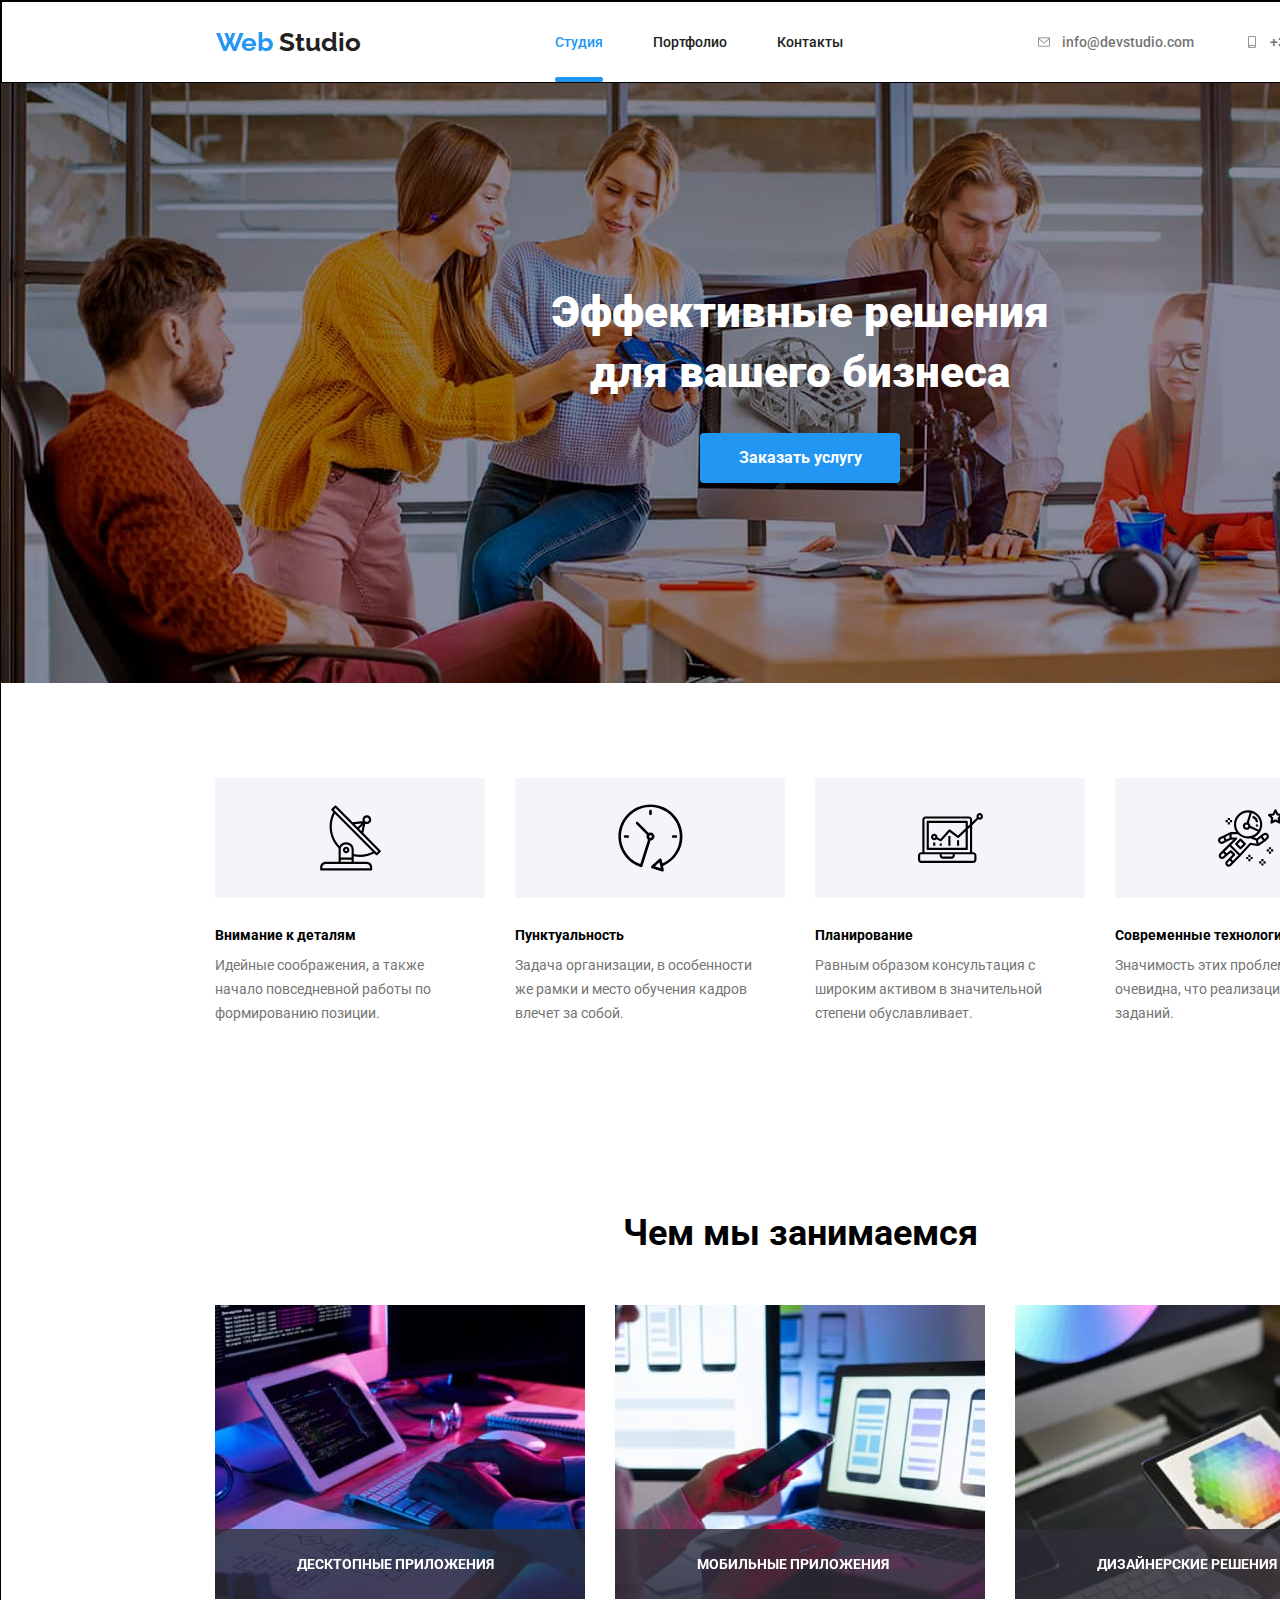
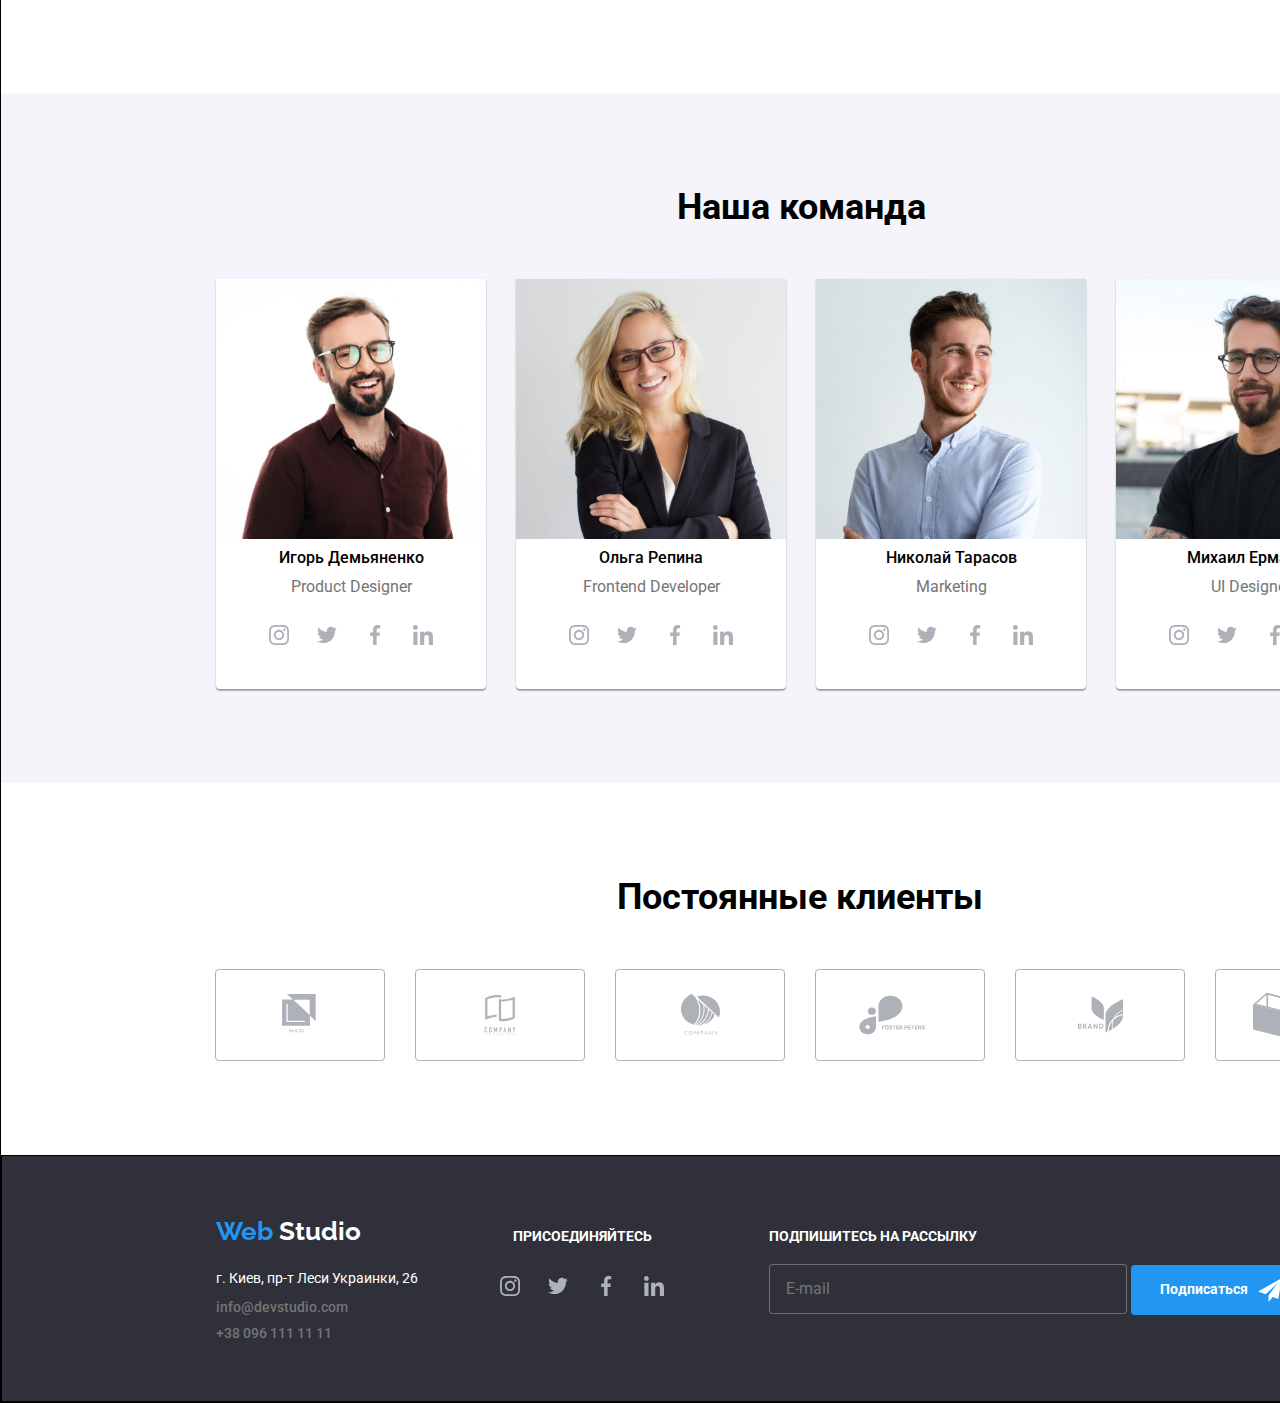
<file: index.html>
<!DOCTYPE html>
<html lang="ru">

<head>
    <meta charset="UTF-8">
    <meta http-equiv="X-UA-Compatible" content="IE=edge">
    <meta name="viewport" content="width=device-width, initial-scale=1.0">
    <title>goit-markup-hw-07</title>

    <link rel="preconnect" href="https://fonts.gstatic.com">
    <link
        href="https://fonts.googleapis.com/css2?family=Raleway:wght@700&family=Roboto:wght@400;500;700;900&display=swap"
        rel="stylesheet">
    <link rel="stylesheet" href="./css/main.css">
    <link rel="stylesheet" href="./js/modal.js">



</head>

<body>
    <!-- шапка сайта -->

    <header class="header">
        <div class="container">
            <nav class="header__nav">
                <a class="nav__item--logo" href="#top"> <span class="header__logo--blue">Web </span>Studio</a>
                <ul class="nav__item--group">

                    <li class="nav__item">

                        <a class="nav__item--link-studio" href="index.html">Студия</a>

                    </li>

                    <li class="nav__item">
                        <a class="nav__item--link" href="portfolio.html">Портфолио</a>
                    </li>
                    <li>
                        <a class="nav__item--link" href="kn">Контакты</a>
                    </li>
                </ul>
                <ul class="nav__item--contacts">

                    <li class="contacts__item">


                        <a class="contacts__item--grey" href="info@devstudio.com">info@devstudio.com
                            <svg class="nav__icon--envelope">

                                <use href="./images/symbol-defs.svg#icon-envelope-hover-1">

                                </use>

                            </svg>
                        </a>
                    </li>

                    <li class="contacts__item">

                        <a class="contacts__item--grey" href="tel:+38 096 111 11 11">+38 096 111 11 11
                            <svg class="nav__icon--smartphone">

                                <use href="./images/symbol-defs.svg#icon-smartphone-1">

                                </use>

                            </svg>
                        </a>
                    </li>
                </ul>
            </nav>
        </div>
    </header>

    <main id="top">
        <section class="hero">
            <!-- <img src="./images/img-hero.jpg" alt="рисунок-герой" height="600px"> -->
            <div class="container">

                <h1 class="hero-title">
                    Эффективные решения <br> для вашего бизнеса
                </h1>

                <ul>
                    <li>
                        <button class="hero-btn" data-modal-open>Заказать услугу</button>
                    </li>
                </ul>
            </div>
        </section>

        <section class="about">
            <div class="container">
                <ul class="about__list">
                    <li class="about__item">
                        <div class="about__item--icon">
                            <svg class="nav__icon--antenna">

                                <use href="./images/symbol-defs.svg#icon-antenna-1-1">

                                </use>

                            </svg>
                        </div>
                        <h3 class="about__title">
                            Внимание к деталям
                        </h3>

                        <p class="about__text">
                            Идейные соображения, а также <br> начало повседневной работы по формированию позиции.
                        </p>
                    </li>


                    <li class="about__item">
                        <div class="about__item--icon">
                            <svg class="nav__icon--clock">

                                <use href="./images/symbol-defs.svg#icon-clock-1-1">

                                </use>

                            </svg>
                        </div>
                        <h3 class="about__title">
                            Пунктуальность
                        </h3>

                        <p class="about__text">
                            Задача организации, в особенности <br> же рамки и место обучения кадров влечет за собой.
                        </p>
                    </li>



                    <li class="about__item">
                        <div class="about__item--icon">
                            <svg class="nav__icon--diagram">

                                <use href="./images/symbol-defs.svg#icon-diagram-1-1">

                                </use>

                            </svg>
                        </div>
                        <h3 class="about__title">
                            Планирование
                        </h3>

                        <p class="about__text">
                            Равным образом консультация с широким активом в значительной степени обуславливает.
                        </p>
                    </li>



                    <li class="about__item">
                        <div class="about__item--icon">
                            <svg class="nav__icon--astronaut">

                                <use href="./images/symbol-defs.svg#icon-astronaut-1-1">

                                </use>

                            </svg>
                        </div>
                        <h3 class="about__title">
                            Современные технологии
                        </h3>

                        <p class="about__text">
                            Значимость этих проблем настолько очевидна, что реализация плановых заданий.
                        </p>
                    </li>

                </ul>
            </div>
        </section>
        <section class="doing">
            <div class="container">
                <h2 class="doing__title">
                    Чем мы занимаемся
                </h2>

                <ul class="doing__list">
                    <li class="doing__item">

                        <img class="doing__img" src="./images/img1.jpg" alt="рисунок-1" width="370">
                        <div class="doing__overlay">
                            <p class="doing__text">
                                десктопные приложения
                            </p>
                        </div>
                    </li>
                    <li class="doing__item">
                        <img class="doing__img" src="./images/img2.jpg" alt="рисунок-2" height="294" width="370">
                        <div class="doing__overlay">
                            <p class="doing__text">
                                мобильные приложения
                            </p>
                        </div>
                    </li>
                    <li class="doing__item">
                        <img class="doing__img" src="./images/img3.jpg" alt="рисунок-3" height="294" width="370">
                        <div class="doing__overlay">
                            <p class="doing__text">
                                дизайнерские решения
                            </p>
                        </div>
                    </li>
                </ul>
            </div>
        </section>

        <section class="team">
            <div class="container">
                <h2 class="team__title">
                    Наша команда
                </h2>
                <ul class="team__list">
                    <div class="team__container">
                        <li class="team-item">
                            <img class="team__image" src="./images/img4.jpg" alt="рисунок-4" height="260" width="270">
                            <h3 class="team__title--worker">
                                Игорь Демьяненко
                            </h3>
                            <p class="team__text">
                                Product Designer
                            </p>
                            <div class="team__icon">

                                <a class="link" href="#">

                                    <svg class="nav__icon--instagram">

                                        <use href="./images/symbol-defs.svg#icon-instagram-2-1">

                                        </use>
                                    </svg>
                                </a>
                            </div>

                            <div class="team__icon">
                                <a class="clients__link" href="#">
                                    <svg class="nav__icon--twitter">

                                        <use href="./images/symbol-defs.svg#icon-twitter-1">

                                        </use>
                                    </svg>
                                </a>
                            </div>
                            <div class="team__icon">
                                <a class="clients__link" href="#">
                                    <svg class="nav__icon--facebook">

                                        <use href="./images/symbol-defs.svg#icon-facebook-1-1">

                                        </use>
                                    </svg>
                                </a>
                            </div>
                            <div class="team__icon">
                                <a class="clients__link" href="#">
                                    <svg class="nav__icon--linkedin">

                                        <use href="./images/symbol-defs.svg#icon-linkedin-1-1">

                                        </use>
                                    </svg>
                                </a>
                            </div>
                        </li>

                    </div>

                    <div class="team__container">
                        <li class="team-item">
                            <img class="team__image" src="./images/img5.jpg" alt="рисунок-5" height="260" width="270">
                            <h3 class="team__title--worker">
                                Ольга Репина
                            </h3>
                            <p class="team__text">
                                Frontend Developer
                            </p>
                            <div class="team__icon">

                                <a class="clients__link" href="#">

                                    <svg class="nav__icon--instagram">

                                        <use href="./images/symbol-defs.svg#icon-instagram-2-1">

                                        </use>
                                    </svg>
                                </a>
                            </div>

                            <div class="team__icon">
                                <a class="clients__link" href="#">
                                    <svg class="nav__icon--twitter">

                                        <use href="./images/symbol-defs.svg#icon-twitter-1">

                                        </use>
                                    </svg>
                                </a>
                            </div>
                            <div class="team__icon">
                                <a class="clients__link" href="#">
                                    <svg class="nav__icon--facebook">

                                        <use href="./images/symbol-defs.svg#icon-facebook-1-1">

                                        </use>
                                    </svg>
                                </a>
                            </div>
                            <div class="team__icon">
                                <a class="clients__link" href="#">
                                    <svg class="nav__icon--linkedin">

                                        <use href="./images/symbol-defs.svg#icon-linkedin-1-1">

                                        </use>
                                    </svg>
                                </a>
                            </div>
                        </li>
                    </div>

                    <div class="team__container">
                        <li class="team-item">
                            <img class="team__image" src="./images/img6.jpg" alt="рисунок-6" height="260" width="270">
                            <h3 class="team__title--worker">
                                Николай Тарасов
                            </h3>
                            <p class="team__text">
                                Marketing
                            </p>
                            <div class="team__icon">

                                <a class="clients__link" href="#">

                                    <svg class="nav__icon--instagram">

                                        <use href="./images/symbol-defs.svg#icon-instagram-2-1">

                                        </use>
                                    </svg>
                                </a>
                            </div>

                            <div class="team__icon">
                                <a class="clients__link" href="#">
                                    <svg class="nav__icon--twitter">

                                        <use href="./images/symbol-defs.svg#icon-twitter-1">

                                        </use>
                                    </svg>
                                </a>
                            </div>
                            <div class="team__icon">
                                <a class="clients__link" href="#">
                                    <svg class="nav__icon--facebook">

                                        <use href="./images/symbol-defs.svg#icon-facebook-1-1">

                                        </use>
                                    </svg>
                                </a>
                            </div>
                            <div class="team__icon">
                                <a class="clients__link" href="#">
                                    <svg class="nav__icon--linkedin">

                                        <use href="./images/symbol-defs.svg#icon-linkedin-1-1">

                                        </use>
                                    </svg>
                                </a>
                            </div>
                        </li>
                    </div>

                    <div class="team__container">
                        <li class="team-item">
                            <img class="team__image" src="./images/img7.jpg" alt="рисунок-7" height="260" width="270">
                            <h3 class="team__title--worker">
                                Михаил Ермаков
                            </h3>
                            <p class="team__text">
                                UI Designer
                            </p>
                            <div class="team__icon">

                                <a class="clients__link" href="#">

                                    <svg class="nav__icon--instagram">

                                        <use href="./images/symbol-defs.svg#icon-instagram-2-1">

                                        </use>
                                    </svg>
                                </a>
                            </div>

                            <div class="team__icon">
                                <a class="clients__link" href="#">
                                    <svg class="nav__icon--twitter">

                                        <use href="./images/symbol-defs.svg#icon-twitter-1">

                                        </use>
                                    </svg>
                                </a>
                            </div>
                            <div class="team__icon">
                                <a class="clients__link" href="#">
                                    <svg class="nav__icon--facebook">

                                        <use href="./images/symbol-defs.svg#icon-facebook-1-1">

                                        </use>
                                    </svg>
                                </a>
                            </div>
                            <div class="team__icon">
                                <a class="clients__link" href="#">
                                    <svg class="nav__icon--linkedin">

                                        <use href="./images/symbol-defs.svg#icon-linkedin-1-1">

                                        </use>
                                    </svg>
                                </a>
                            </div>
                        </li>
                    </div>
                </ul>
            </div>
        </section>
        <section class="clients">
            <div class="container">
                <h2 class="team__title">
                    Постоянные клиенты
                </h2>
                <ul class="clients__list">

                    <li class="clients__item">

                        <a class="clients__link--icon" href="#">
                            <svg class="nav__icon--logo-1">

                                <use href="./images/symbol-defs.svg#icon-logo-1-1">

                                </use>
                            </svg>
                        </a>

                    </li>

                    <li class="clients__item">
                        <a class="clients__link--icon" href="#">
                            <svg class="nav__icon--logo-2">

                                <use href="./images/symbol-defs.svg#icon-logo-2-1">

                                </use>
                            </svg>
                        </a>
                    </li>

                    <li class="clients__item">
                        <a class="clients__link--icon" href="#">
                            <svg class="nav__icon--logo-3">

                                <use href="./images/symbol-defs.svg#icon-logo-3-1">

                                </use>
                            </svg>
                        </a>
                    </li>

                    <li class="clients__item">
                        <a class="clients__link--icon" href="#">
                            <svg class="nav__icon--logo-4">

                                <use href="./images/symbol-defs.svg#icon-logo-4-1">

                                </use>
                            </svg>
                        </a>
                    </li>

                    <li class="clients__item">
                        <a class="clients__link--icon" href="#">
                            <svg class="nav__icon--logo-5">

                                <use href="./images/symbol-defs.svg#icon-logo-5-1">

                                </use>
                            </svg>
                        </a>
                    </li>

                    <li class="clients__item">
                        <a class="clients__link--icon" href="#">
                            <svg class="nav__icon--logo-6">

                                <use href="./images/symbol-defs.svg#icon-logo-6-1">

                                </use>
                            </svg>
                        </a>
                    </li>


                </ul>
            </div>
        </section>
    </main>


    <footer class="footer">
        <div class="container">
            <ul class="footer__list">
                <li class="footer__item--adress">
                    <a class="footer__logo" href="#top"> <span class="header__logo--blue">Web </span>Studio</a>
                    <address class="adress">
                        <p class="footer__adress">
                            г. Киев, пр-т Леси Украинки, 26
                        </p>
                        <a class="footer__mail" href="info@devstudio.com">info@devstudio.com</a>

                        <a class="footer__tel" href="tel:+38 096 111 11 11">+38 096 111 11 11</a>
                    </address>
                </li>
                <li class="footer__item--join">
                    <h3 class="footer__title">
                        ПРИСОЕДИНЯЙТЕСЬ
                    </h3>

                    <div class="footer__team--icon">

                        <a class="clients__link" href="#">

                            <svg class="nav__icon--instagram">

                                <use href="./images/symbol-defs.svg#icon-instagram-2-1">

                                </use>
                            </svg>
                        </a>
                    </div>

                    <div class="footer__team--icon">
                        <a class="clients__link" href="#">
                            <svg class="nav__icon--twitter">

                                <use href="./images/symbol-defs.svg#icon-twitter-1">

                                </use>
                            </svg>
                        </a>
                    </div>
                    <div class="footer__team--icon">
                        <a class="clients__link" href="#">
                            <svg class="nav__icon--facebook">

                                <use href="./images/symbol-defs.svg#icon-facebook-1-1">

                                </use>
                            </svg>
                        </a>
                    </div>
                    <div class="footer__team--icon">
                        <a class="clients__link" href="#">
                            <svg class="nav__icon--linkedin">

                                <use href="./images/symbol-defs.svg#icon-linkedin-1-1">

                                </use>
                            </svg>
                        </a>
                    </div>
                </li>

                <li class="footer__item--mail">
                    <h3 class="footer__title">
                        ПОДПИШИТЕСЬ НА РАССЫЛКУ
                    </h3>
                    <input class="footer__form--mail" type="email" name="mail" id="mail" placeholder="E-mail">
                    <a class="footer__btn" href="#top">
                      <span class="footer__btn--title">Подписаться</span>  
                    
                    <svg class="footer__btn--icon">
                    
                        <use href="./images/symbol-defs.svg#icon-icon-send">
                    
                        </use>
                    </svg>

                    </a>
                        
                 
                        

                </li>

            </ul>
        </div>



    </footer>

    <div class="backdrop is-hidden" data-modal>
        <div class="modal__window">

            <button class="link__icon--close" data-modal-close>
                <svg class="link__icon">

                    <use href="./images/symbol-defs.svg#icon-close">

                    </use>
                </svg>
            </button>

            <form class="js__speaker--form">
                <p class="form__text">
                    Оставьте свои данные, мы вам перезвоним
                </p>
                <label class="form__label--name">
                    <span class="form">Имя</span>
                    <input class="form__input--type" type="text" name="user-name">
                    <svg class="form__icon--person">

                        <use href="./images/symbol-defs.svg#icon-person-black-18dp-1">

                        </use>
                    </svg>

                </label>

                <label class="form__label--name">
                    <span class="form">Телефон</span>
                    <input class="form__input--type" type="text" name="user-name">
                    <svg class="form__icon--person">

                        <use href="./images/symbol-defs.svg#icon-phone-black-18dp-1">

                        </use>
                    </svg>

                </label>

                <label class="form__label--name">
                    <span class="form">Почта</span>
                    <input class="form__input--type" type="text" name="user-name">
                    <svg class="form__icon--person">

                        <use href="./images/symbol-defs.svg#icon-email-black-18dp-1">

                        </use>
                    </svg>

                </label>

                <label for="coment" class="form__label--name">
                    <span class="form">Комментарий</span>
                    <textarea tipe="text" class="form__input--coment" id="coment" placeholder="Введите текст"></textarea>

                </label>

                <label class="checkbox__text--check">
                    <input class="checkbox" type="checkbox" name="" id="">
                    <span class="form__group--check"></span>

                    Соглашаюсь с рассылкой и принимаю
                    <a class="checkbox__link--check" href="#">Условия договора</a>
                </label>

                <button class="form__button--send" type="submit">Отправить</button>

            </form>
        </div>
    </div>
    <script src="./js/modal.js">
    </script>
    <script>
        (() => {
            document.querySelector('.js__speaker--form').addEventListener('submit', e => {
                e.preventDefault();

                new FormData(e.currentTarget).forEach((value, name) =>
                    console.log(`${name}: ${value}`),
                );
            });
        })();
    </script>
</body>

</html>
</file>
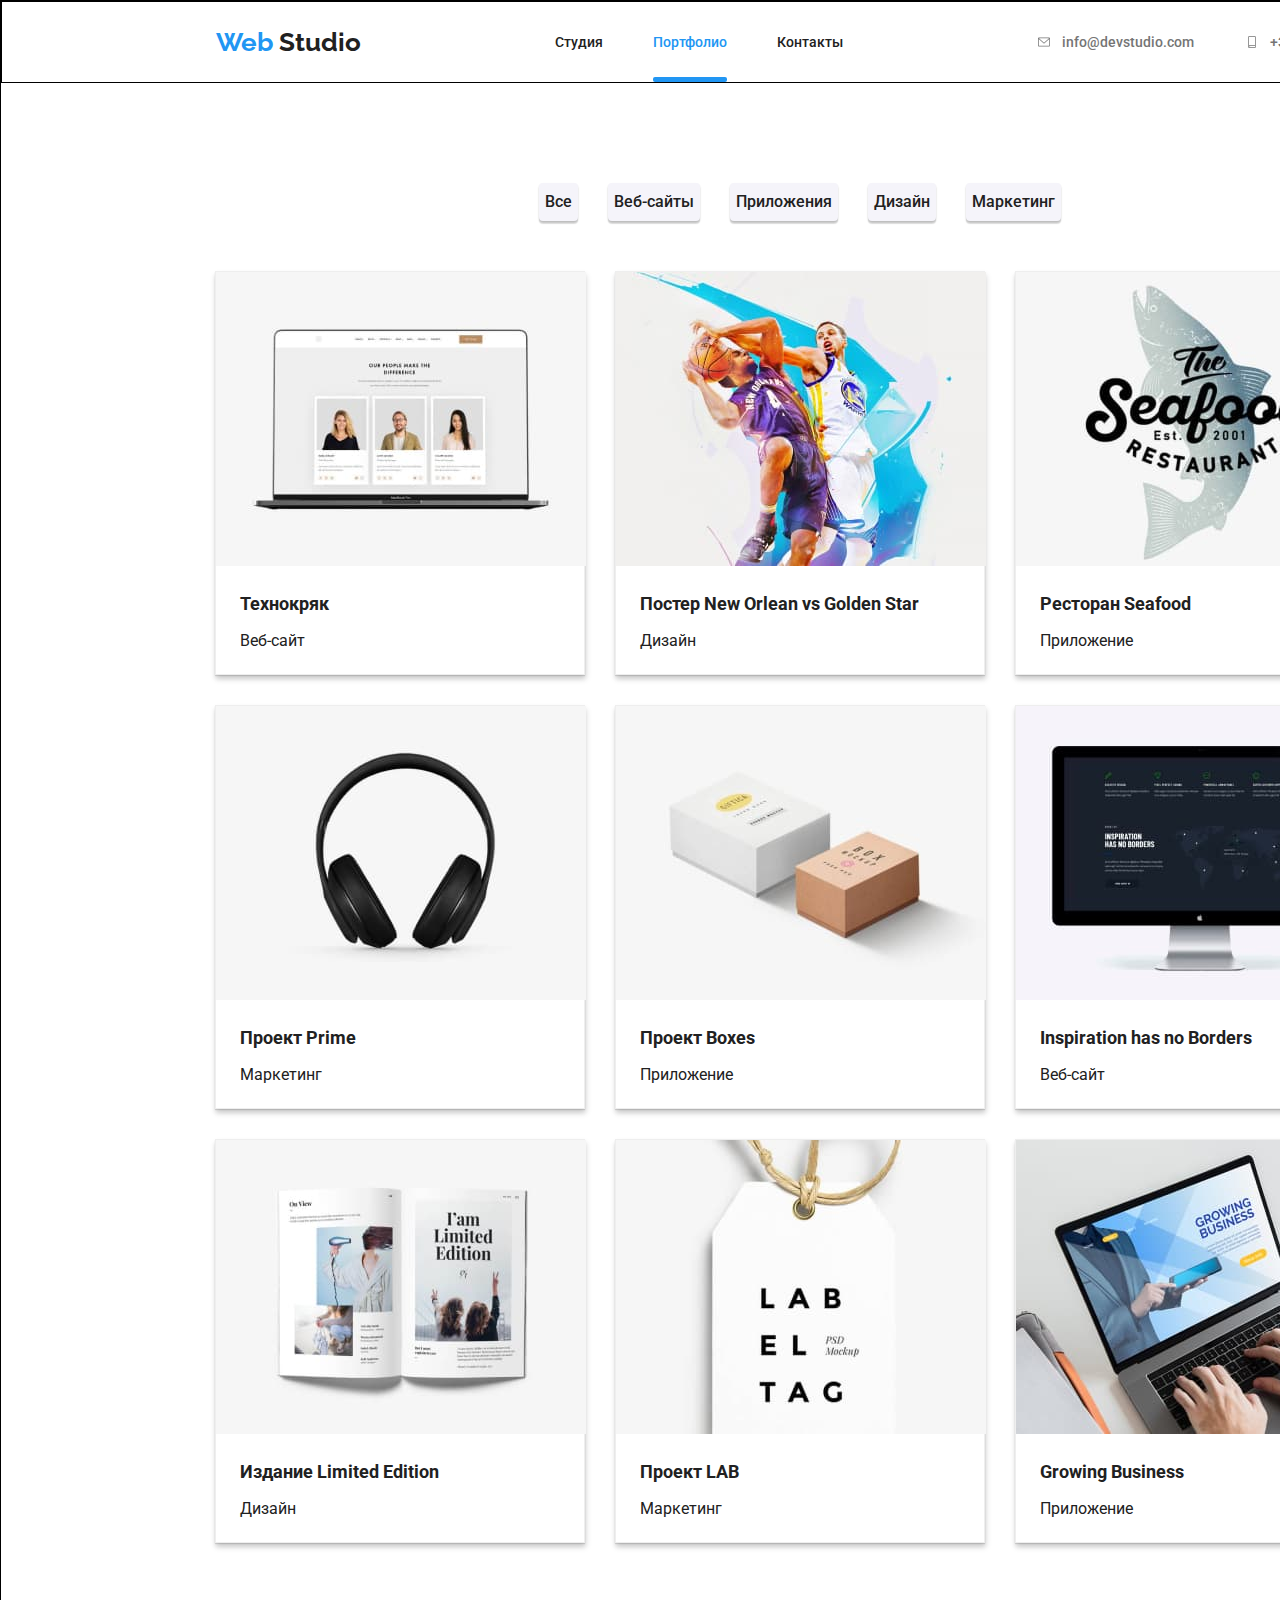
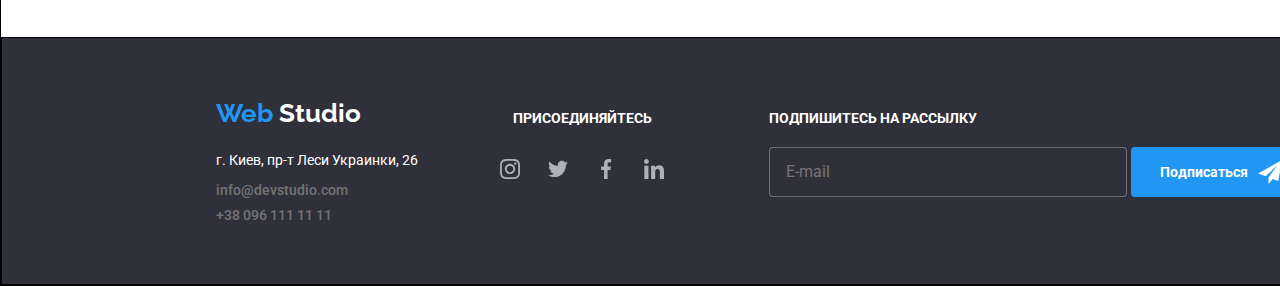
<file: portfolio.html>
<!DOCTYPE html>
<html lang="en">

<head>
    <meta charset="UTF-8">
    <meta http-equiv="X-UA-Compatible" content="IE=edge">
    <meta name="viewport" content="width=device-width, initial-scale=1.0">
    <title>goit-markup-hw-02</title>
    <link rel="stylesheet" href="./css/normalize.css">
    <link rel="stylesheet" href="./css/main.css">
    <!-- <link rel="stylesheet" href="./css/style.css"> -->
    <link rel="preconnect" href="https://fonts.gstatic.com">
    <link
        href="https://fonts.googleapis.com/css2?family=Raleway:wght@700&family=Roboto:wght@400;500;700;900&display=swap"
        rel="stylesheet">
</head>

<body>
    <!--шапка сайта-->
    <header class="header">
        <div class="container">
            <nav class="header__nav">
                <a class="nav__item--logo" href="#top"> <span class="header__logo--blue">Web </span>Studio</a>
                <ul class="nav__item--group">
                    <li class="nav__item">
                        <a class="nav__item--link" href="index.html">Студия</a>
                    </li>
                    <li class="nav__item">
                        <a class="nav__item--link-portfolio" href="portfolio.html">Портфолио</a>
                    </li>
                    <li>
                        <a class="nav__item--link" href="kn">Контакты</a>
                    </li>
                </ul>
                <ul class="nav__item--contacts">

                    <li class="contacts__item">


                        <a class="contacts__item--grey" href="info@devstudio.com">info@devstudio.com
                            <svg class="nav__icon--envelope">

                                <use href="./images/symbol-defs.svg#icon-envelope-hover-1">

                                </use>

                            </svg>
                        </a>
                    </li>

                    <li class="contacts__item">

                        <a class="contacts__item--grey" href="tel:+38 096 111 11 11">+38 096 111 11 11
                            <svg class="nav__icon--smartphone">

                                <use href="./images/symbol-defs.svg#icon-smartphone-1">

                                </use>

                            </svg>
                        </a>
                    </li>
                </ul>
            </nav>
        </div>
    </header>
    <section class="btn-section">
        <div class="container">
            <ul class="portfolio__list--btn">
                <li class="portfolio__item--btn">
                    <button class="portfolio__btn">Все</button>
                </li>
                <li class="portfolio__item--btn">
                    <button class="portfolio__btn">Веб-сайты</button>
                </li>
                <li class="portfolio__item--btn">
                    <button class="portfolio__btn">Приложения</button>
                </li>
                <li class="portfolio__item--btn">
                    <button class="portfolio__btn">Дизайн</button>
                </li>
                <li class="portfolio__item--btn">
                    <button class="portfolio__btn">Маркетинг</button>
                </li>
            </ul>
        </div>
    </section>
    <section class="image-section">
        <div class="container">
            <ul class="portfolio__list">
                <li class="portfolio__item">
                    <a class="click__window" href="#">

                        <img class="portfolio__click--img" src="./images/img10.jpg" alt="рисунок-10" height="294" width="370">
                        <div class="portfolio__click--overlay">
                            <p class="portfolio-overlay-text">
                                Технокряк это современная площадка распространения коронавируса. Компании используют эту
                                платформу для цифрового
                                шпионажа и атак на защищённые сервера конкурентов.
                            </p>
                        </div>

                        <div class="card__text">
                            <h3 class="portfolio">
                                Технокряк
                            </h3>

                            <p class="portfolio__text">
                                Веб-сайт
                            </p>
                        </div>
                    </a>
                </li>
                <li class="portfolio__item">
                    <a class="click__window" href="#">
                        <img class="portfolio__click--img" src="./images/img11.jpg" alt="рисунок-11" height="294" width="370">
                        <div class="portfolio__click--overlay">
                            <p class="portfolio-overlay-text">
                                Технокряк это современная площадка распространения коронавируса. Компании используют эту
                                платформу для цифрового
                                шпионажа и атак на защищённые сервера конкурентов.
                            </p>
                        </div>
                        <div class="card__text">
                            <h3 class="portfolio">
                                Постер New Orlean vs Golden Star
                            </h3>
                            <p class="portfolio__text">
                                Дизайн
                            </p>
                        </div>
                    </a>
                </li>
                <li class="portfolio__item">
                    <a class="click__window" href="#">
                        <img class="clik-img" src="./images/img12.jpg" alt="рисунок-12" height="294" width="370">
                        <div class="portfolio__click--overlay">
                            <p class="portfolio-overlay-text">
                                Технокряк это современная площадка распространения коронавируса. Компании используют эту
                                платформу для цифрового
                                шпионажа и атак на защищённые сервера конкурентов.
                            </p>
                        </div>
                        <div class="card__text">
                            <h3 class="portfolio">
                                Ресторан Seafood
                            </h3>
                            <p class="portfolio__text">
                                Приложение
                            </p>
                        </div>
                    </a>
                </li>
                <li class="portfolio__item">
                    <a class="click__window" href="#">
                        <img class="clik-img" src="./images/img13.jpg" alt="рисунок-13" height="294" width="370">
                        <div class="portfolio__click--overlay">
                            <p class="portfolio-overlay-text">
                                Технокряк это современная площадка распространения коронавируса. Компании используют эту
                                платформу для цифрового
                                шпионажа и атак на защищённые сервера конкурентов.
                            </p>
                        </div>
                        <div class="card__text">
                            <h3 class="portfolio">
                                Проект Prime
                            </h3>
                            <p class="portfolio__text">
                                Маркетинг
                            </p>
                        </div>
                    </a>
                </li>
                <li class="portfolio__item">
                    <a class="click__window" href="#">
                        <img class="clik-img" src="./images/img14.jpg" alt="рисунок-14" height="294" width="370">
                        <div class="portfolio__click--overlay">
                            <p class="portfolio-overlay-text">
                                Технокряк это современная площадка распространения коронавируса. Компании используют эту
                                платформу для цифрового
                                шпионажа и атак на защищённые сервера конкурентов.
                            </p>
                        </div>
                        <div class="card__text">
                            <h3 class="portfolio">
                                Проект Boxes
                            </h3>
                            <p class="portfolio__text">
                                Приложение
                            </p>
                        </div>
                    </a>
                </li>
                <li class="portfolio__item">
                    <a class="click__window" href="#">
                        <img class="portfolio__click--img" src="./images/img15.jpg" alt="рисунок-15" height="294" width="370">
                        <div class="portfolio__click--overlay">
                            <p class="portfolio-overlay-text">
                                Технокряк это современная площадка распространения коронавируса. Компании используют эту
                                платформу для цифрового
                                шпионажа и атак на защищённые сервера конкурентов.
                            </p>
                        </div>
                        <div class="card__text">
                            <h3 class="portfolio">
                                Inspiration has no Borders
                            </h3>
                            <p class="portfolio__text">
                                Веб-сайт
                            </p>
                        </div>
                    </a>
                </li>
                <li class="portfolio__item">
                    <a class="click__window" href="#">
                        <img class="portfolio__click--img" src="./images/img16.jpg" alt="рисунок-16" height="294" width="370">
                        <div class="portfolio__click--overlay">
                            <p class="portfolio-overlay-text">
                                Технокряк это современная площадка распространения коронавируса. Компании используют эту
                                платформу для цифрового
                                шпионажа и атак на защищённые сервера конкурентов.
                            </p>
                        </div>
                        <div class="card__text">
                            <h3 class="portfolio">
                                Издание Limited Edition
                            </h3>
                            <p class="portfolio__text">
                                Дизайн
                            </p>
                        </div>
                    </a>
                </li>
                <li class="portfolio__item">
                    <a class="click__window" href="#">
                        <img class="portfolio__click--img" src="./images/img17.jpg" alt="рисунок-17" height="294" width="370">
                        <div class="portfolio__click--overlay">
                            <p class="portfolio-overlay-text">
                                Технокряк это современная площадка распространения коронавируса. Компании используют эту
                                платформу для цифрового
                                шпионажа и атак на защищённые сервера конкурентов.
                            </p>
                        </div>
                        <div class="card__text">
                            <h3 class="portfolio">
                                Проект LAB
                            </h3>
                            <p class="portfolio__text">
                                Маркетинг
                            </p>
                        </div>
                    </a>
                </li>
                <li class="portfolio__item">
                    <a class="click__window" href="#">
                        <img class="portfolio__click--img" src="./images/img18.jpg" alt="рисунок-18" height="294" width="370">
                        <div class="portfolio__click--overlay">
                            <p class="portfolio-overlay-text">
                                Технокряк это современная площадка распространения коронавируса. Компании используют эту
                                платформу для цифрового
                                шпионажа и атак на защищённые сервера конкурентов.
                            </p>
                        </div>
                        <div class="card__text">
                            <h3 class="portfolio">
                                Growing Business
                            </h3>
                            <p class="portfolio__text">
                                Приложение
                            </p>
                        </div>
                    </a>
                </li>
            </ul>
        </div>
    </section>

    <footer class="footer">
        <div class="container">
            <ul class="footer__list">
                <li class="footer__item--adress">
                    <a class="footer__logo" href="#top"> <span class="header__logo--blue">Web </span>Studio</a>
                    <address class="adress">
                        <p class="footer__adress">
                            г. Киев, пр-т Леси Украинки, 26
                        </p>
                        <a class="footer__mail" href="info@devstudio.com">info@devstudio.com</a>
    
                        <a class="footer__tel" href="tel:+38 096 111 11 11">+38 096 111 11 11</a>
                    </address>
                </li>
                <li class="footer__item--join">
                    <h3 class="footer__title">
                        ПРИСОЕДИНЯЙТЕСЬ
                    </h3>
    
                    <div class="footer__team--icon">
    
                        <a class="clients__link" href="#">
    
                            <svg class="nav__icon--instagram">
    
                                <use href="./images/symbol-defs.svg#icon-instagram-2-1">
    
                                </use>
                            </svg>
                        </a>
                    </div>
    
                    <div class="footer__team--icon">
                        <a class="clients__link" href="#">
                            <svg class="nav__icon--twitter">
    
                                <use href="./images/symbol-defs.svg#icon-twitter-1">
    
                                </use>
                            </svg>
                        </a>
                    </div>
                    <div class="footer__team--icon">
                        <a class="clients__link" href="#">
                            <svg class="nav__icon--facebook">
    
                                <use href="./images/symbol-defs.svg#icon-facebook-1-1">
    
                                </use>
                            </svg>
                        </a>
                    </div>
                    <div class="footer__team--icon">
                        <a class="clients__link" href="#">
                            <svg class="nav__icon--linkedin">
    
                                <use href="./images/symbol-defs.svg#icon-linkedin-1-1">
    
                                </use>
                            </svg>
                        </a>
                    </div>
                </li>
    
                <li class="footer__item--mail">
                    <h3 class="footer__title">
                        ПОДПИШИТЕСЬ НА РАССЫЛКУ
                    </h3>
                    <input class="footer__form--mail" type="email" name="mail" id="mail" placeholder="E-mail">
                    <a class="footer__btn" href="#top">
                        <span class="footer__btn--title">Подписаться</span>
    
                        <svg class="footer__btn--icon">
    
                            <use href="./images/symbol-defs.svg#icon-icon-send">
    
                            </use>
                        </svg>
    
                    </a>
    
    
    
    
                </li>
    
            </ul>
        </div>
    
    
    
    </footer>
</body>

</html>
</file>
<file: css/main.css>
/*! normalize.css v8.0.1 | MIT License | github.com/necolas/normalize.css */
/* Document
   ========================================================================== */
/**
 * 1. Correct the line height in all browsers.
 * 2. Prevent adjustments of font size after orientation changes in iOS.
 */
html {
  line-height: 1.15;
  /* 1 */
  -webkit-text-size-adjust: 100%;
  /* 2 */
}

/* Sections
   ========================================================================== */
/**
 * Remove the margin in all browsers.
 */
body {
  margin: 0;
}

/**
 * Render the `main` element consistently in IE.
 */
main {
  display: block;
}

/**
 * Correct the font size and margin on `h1` elements within `section` and
 * `article` contexts in Chrome, Firefox, and Safari.
 */
h1 {
  font-size: 2em;
  margin: 0.67em 0;
}

/* Grouping content
   ========================================================================== */
/**
 * 1. Add the correct box sizing in Firefox.
 * 2. Show the overflow in Edge and IE.
 */
hr {
  -webkit-box-sizing: content-box;
          box-sizing: content-box;
  /* 1 */
  height: 0;
  /* 1 */
  overflow: visible;
  /* 2 */
}

/**
 * 1. Correct the inheritance and scaling of font size in all browsers.
 * 2. Correct the odd `em` font sizing in all browsers.
 */
pre {
  font-family: monospace;
  /* 1 */
  font-size: 1em;
  /* 2 */
}

/* Text-level semantics
   ========================================================================== */
/**
 * Remove the gray background on active links in IE 10.
 */
a {
  background-color: transparent;
}

/**
 * 1. Remove the bottom border in Chrome 57-
 * 2. Add the correct text decoration in Chrome, Edge, IE, Opera, and Safari.
 */
abbr[title] {
  border-bottom: none;
  /* 1 */
  text-decoration: underline;
  /* 2 */
}

/**
 * Add the correct font weight in Chrome, Edge, and Safari.
 */
b,
strong {
  font-weight: bolder;
}

/**
 * 1. Correct the inheritance and scaling of font size in all browsers.
 * 2. Correct the odd `em` font sizing in all browsers.
 */
code,
kbd,
samp {
  font-family: monospace;
  /* 1 */
  font-size: 1em;
  /* 2 */
}

/**
 * Add the correct font size in all browsers.
 */
small {
  font-size: 80%;
}

/**
 * Prevent `sub` and `sup` elements from affecting the line height in
 * all browsers.
 */
sub,
sup {
  font-size: 75%;
  line-height: 0;
  position: relative;
  vertical-align: baseline;
}

sub {
  bottom: -0.25em;
}

sup {
  top: -0.5em;
}

/* Embedded content
   ========================================================================== */
/**
 * Remove the border on images inside links in IE 10.
 */
img {
  border-style: none;
}

/* Forms
   ========================================================================== */
/**
 * 1. Change the font styles in all browsers.
 * 2. Remove the margin in Firefox and Safari.
 */
button,
input,
optgroup,
select,
textarea {
  font-family: inherit;
  /* 1 */
  font-size: 100%;
  /* 1 */
  line-height: 1.15;
  /* 1 */
  margin: 0;
  /* 2 */
}

/**
 * Show the overflow in IE.
 * 1. Show the overflow in Edge.
 */
button,
input {
  overflow: visible;
}

/**
 * Remove the inheritance of text transform in Edge, Firefox, and IE.
 * 1. Remove the inheritance of text transform in Firefox.
 */
button,
select {
  text-transform: none;
}

/**
 * Correct the inability to style clickable types in iOS and Safari.
 */
button,
[type='button'],
[type='reset'],
[type='submit'] {
  -webkit-appearance: button;
}

/**
 * Remove the inner border and padding in Firefox.
 */
button::-moz-focus-inner,
[type='button']::-moz-focus-inner,
[type='reset']::-moz-focus-inner,
[type='submit']::-moz-focus-inner {
  border-style: none;
  padding: 0;
}

/**
 * Restore the focus styles unset by the previous rule.
 */
button:-moz-focusring,
[type='button']:-moz-focusring,
[type='reset']:-moz-focusring,
[type='submit']:-moz-focusring {
  outline: 1px dotted ButtonText;
}

/**
 * Correct the padding in Firefox.
 */
fieldset {
  padding: 0.35em 0.75em 0.625em;
}

/**
 * 1. Correct the text wrapping in Edge and IE.
 * 2. Correct the color inheritance from `fieldset` elements in IE.
 * 3. Remove the padding so developers are not caught out when they zero out
 *    `fieldset` elements in all browsers.
 */
legend {
  -webkit-box-sizing: border-box;
          box-sizing: border-box;
  /* 1 */
  color: inherit;
  /* 2 */
  display: table;
  /* 1 */
  max-width: 100%;
  /* 1 */
  padding: 0;
  /* 3 */
  white-space: normal;
  /* 1 */
}

/**
 * Add the correct vertical alignment in Chrome, Firefox, and Opera.
 */
progress {
  vertical-align: baseline;
}

/**
 * Remove the default vertical scrollbar in IE 10+.
 */
textarea {
  overflow: auto;
}

/**
 * 1. Add the correct box sizing in IE 10.
 * 2. Remove the padding in IE 10.
 */
[type='checkbox'],
[type='radio'] {
  -webkit-box-sizing: border-box;
          box-sizing: border-box;
  /* 1 */
  padding: 0;
  /* 2 */
}

/**
 * Correct the cursor style of increment and decrement buttons in Chrome.
 */
[type='number']::-webkit-inner-spin-button,
[type='number']::-webkit-outer-spin-button {
  height: auto;
}

/**
 * 1. Correct the odd appearance in Chrome and Safari.
 * 2. Correct the outline style in Safari.
 */
[type='search'] {
  -webkit-appearance: textfield;
  /* 1 */
  outline-offset: -2px;
  /* 2 */
}

/**
 * Remove the inner padding in Chrome and Safari on macOS.
 */
[type='search']::-webkit-search-decoration {
  -webkit-appearance: none;
}

/**
 * 1. Correct the inability to style clickable types in iOS and Safari.
 * 2. Change font properties to `inherit` in Safari.
 */
::-webkit-file-upload-button {
  -webkit-appearance: button;
  /* 1 */
  font: inherit;
  /* 2 */
}

/* Interactive
   ========================================================================== */
/*
 * Add the correct display in Edge, IE 10+, and Firefox.
 */
details {
  display: block;
}

/*
 * Add the correct display in all browsers.
 */
summary {
  display: list-item;
}

/* Misc
   ========================================================================== */
/**
 * Add the correct display in IE 10+.
 */
template {
  display: none;
}

/**
 * Add the correct display in IE 10.
 */
[hidden] {
  display: none;
}

:root {
  --white-text: rgba(255, 255, 255, 1);
  --blue-text: rgba(33, 150, 243, 1);
  --black-text: rgba(33, 33, 33, 1);
  --grey-text: rgba(117, 117, 117, 1);
  --grey-color: rgba(175, 177, 184, 1);
  --grey-text-op60: rgba(255, 255, 255, 0.6);
  --back-header: rgba(229, 229, 229, 1);
  --back-zakaz: rgba(47, 48, 58, 1);
  --back-blue: rgba(33, 150, 243, 1);
  --back-comanda-prod: rgba(245, 244, 250, 1);
}

*,
::after,
::before {
  -webkit-box-sizing: border-box;
          box-sizing: border-box;
}

header,
footer,
body {
  width: 1600px;
  border: 1px solid black;
  margin: auto;
}

body {
  font-family: 'Roboto', sans-serif;
}

ul,
p,
li,
a {
  list-style: none;
  margin: 0;
  padding: 0;
}

h1,
h2,
h3 {
  margin: 0;
  padding: 0;
}

.header {
  background: var(--white-text);
}

.header__logo--blue {
  color: var(--blue-text);
  font-family: 'Raleway', sans-serif;
  font-weight: 700;
  font-size: 26px;
  line-height: 1.19;
  text-align: center;
}

.header__nav {
  display: -webkit-box;
  display: -ms-flexbox;
  display: flex;
  -webkit-box-pack: justify;
      -ms-flex-pack: justify;
          justify-content: space-between;
  -webkit-box-align: center;
      -ms-flex-align: center;
          align-items: center;
}

.nav__item {
  margin-right: 50px;
}

.nav__item--logo {
  color: var(--black-text);
  text-decoration: none;
  font-family: 'Raleway', sans-serif;
  font-weight: 700;
  font-size: 26px;
  line-height: 1.19;
  text-align: center;
}

.nav__item--contacts {
  display: -webkit-box;
  display: -ms-flexbox;
  display: flex;
  text-decoration: none;
  color: var(--grey-text);
  font-weight: 500;
  font-size: 14px;
  line-height: 1.14;
}

.nav__item--group {
  display: -webkit-box;
  display: -ms-flexbox;
  display: flex;
}

.nav__item--link {
  text-decoration: none;
  font-weight: 500;
  font-size: 14px;
  line-height: 1.17;
  color: var(--black-text);
  padding-top: 32px;
  padding-bottom: 32px;
  -webkit-transition: color 250ms cubic-bezier(0.4, 0, 0.2, 1);
  transition: color 250ms cubic-bezier(0.4, 0, 0.2, 1);
}

.nav__item--link-studio, .nav__item--link-portfolio {
  position: relative;
  text-decoration: none;
  font-weight: 500;
  font-size: 14px;
  line-height: 1.17;
  color: var(--blue-text);
  padding-top: 32px;
  padding-bottom: 32px;
  -webkit-transition: color 250ms cubic-bezier(0.4, 0, 0.2, 1);
  transition: color 250ms cubic-bezier(0.4, 0, 0.2, 1);
}

.nav__item--link-studio::after, .nav__item--link-portfolio::after {
  position: absolute;
  content: '';
  display: inline-block;
  left: 0;
  bottom: 0;
  width: 100%;
  height: 5px;
  border-radius: 2px;
  background-color: var(--blue-text);
}

.nav__item--link:hover, .nav__item--link:focus {
  color: var(--blue-text);
}

.contacts__item:first-child {
  margin-right: 50px;
}

.contacts__item--grey {
  display: -webkit-box;
  display: -ms-flexbox;
  display: flex;
  -webkit-box-align: center;
      -ms-flex-align: center;
          align-items: center;
  -webkit-box-orient: horizontal;
  -webkit-box-direction: reverse;
      -ms-flex-direction: row-reverse;
          flex-direction: row-reverse;
  text-decoration: none;
  font-weight: 500;
  font-size: 14px;
  line-height: 1.17;
  color: var(--grey-text);
  padding-top: 32px;
  padding-bottom: 32px;
  -webkit-transition: color 250ms cubic-bezier(0.4, 0, 0.2, 1);
  transition: color 250ms cubic-bezier(0.4, 0, 0.2, 1);
}

.contacts__item--grey:hover, .contacts__item--grey:focus {
  color: var(--blue-text);
}

.hero {
  max-width: 1600px;
  color: var(--white-text);
  margin-left: auto;
  margin-right: auto;
  text-align: center;
  padding: 200px 0 200px 0;
  background-image: url(../images/img-hero.jpg);
  background-color: rgba(47, 48, 58, 0.4);
  background-size: cover;
  background-position: center;
  background-repeat: no-repeat;
}

.hero-title {
  font-weight: 900;
  font-size: 44px;
  line-height: 1.36;
  margin-bottom: 30px;
}

.hero-btn {
  -webkit-box-pack: center;
      -ms-flex-pack: center;
          justify-content: center;
  text-align: center;
  width: 200px;
  height: 50px;
  cursor: pointer;
  background: var(--back-blue);
  color: var(--white-text);
  font-weight: 700;
  font-size: 16px;
  line-height: 1.87;
  -webkit-box-shadow: 0px 4px rgba(0, 0, 0, 0.15);
          box-shadow: 0px 4px rgba(0, 0, 0, 0.15);
  border-radius: 4px;
  border: none;
}

.about {
  padding: 95px 0 94px 0;
}

.about__list {
  display: -webkit-box;
  display: -ms-flexbox;
  display: flex;
  -webkit-box-pack: justify;
      -ms-flex-pack: justify;
          justify-content: space-between;
}

.about__item {
  margin-right: 30px;
}

.about__item:last-child {
  margin-right: 0px;
}

.about__item--icon {
  display: -webkit-box;
  display: -ms-flexbox;
  display: flex;
  -webkit-box-align: center;
      -ms-flex-align: center;
          align-items: center;
  -webkit-box-pack: center;
      -ms-flex-pack: center;
          justify-content: center;
  background: var(--back-comanda-prod);
  width: 270px;
  height: 120px;
  margin-bottom: 30px;
}

.about__title {
  font-weight: 700;
  font-size: 14px;
  line-height: 1.14;
  margin-bottom: 10px;
}

.about__text {
  font-weight: 400;
  color: var(--grey-text);
  font-size: 14px;
  line-height: 1.7;
  width: 270px;
  text-align: left;
  margin: 0;
}

.doing {
  padding: 94px 0 94px 0;
}

.doing__list {
  display: -webkit-box;
  display: -ms-flexbox;
  display: flex;
  -webkit-box-pack: justify;
      -ms-flex-pack: justify;
          justify-content: space-between;
}

.doing__title {
  font-weight: 700;
  font-size: 36px;
  line-height: 1.16;
  text-align: center;
  margin-bottom: 50px;
}

.doing__item {
  display: block;
  position: relative;
}

.doing__text {
  color: var(--white-text);
  text-decoration: none;
  font-family: 'Roboto', sans-serif;
  font-weight: 700;
  font-size: 14px;
  line-height: 1.17;
  text-transform: uppercase;
}

.doing__overlay {
  position: absolute;
  left: 0;
  bottom: 0;
  right: 0;
  z-index: 2;
  height: 70px;
  padding: 27px 83px 27px 82px;
  background-color: rgba(47, 48, 58, 0.8);
}

.doing__img {
  position: relative;
  z-index: 1;
  -o-object-fit: cover;
     object-fit: cover;
  display: block;
  width: 100%;
  height: 100%;
}

.team {
  width: 1600px;
  background: var(--back-comanda-prod);
  margin: auto;
  padding: 94px 0 94px 0;
}

.team__text {
  font-weight: 400;
  color: var(--grey-text);
  font-size: 16px;
  line-height: 1.18;
  margin-bottom: 16px;
}

.team__title {
  margin-bottom: 50px;
  font-weight: 700;
  font-size: 36px;
  line-height: 1.16;
  text-align: center;
}

.team__list {
  display: -webkit-box;
  display: -ms-flexbox;
  display: flex;
  -ms-flex-wrap: wrap;
      flex-wrap: wrap;
  -webkit-box-pack: justify;
      -ms-flex-pack: justify;
          justify-content: space-between;
}

.team__image {
  margin-bottom: 10px;
}

.team__title--worker {
  font-weight: 500;
  font-size: 16px;
  line-height: 1.18;
  margin-bottom: 10px;
}

.team__icon {
  display: -webkit-inline-box;
  display: -ms-inline-flexbox;
  display: inline-flex;
  -webkit-box-align: center;
      -ms-flex-align: center;
          align-items: center;
  -webkit-box-pack: center;
      -ms-flex-pack: center;
          justify-content: center;
  margin: 0;
  padding: 0;
  background: var(--white-text);
  width: 44px;
  height: 44px;
  border-radius: 50%;
  margin-bottom: 30px;
  -webkit-transition: background-color 250ms cubic-bezier(0.4, 0, 0.2, 1);
  transition: background-color 250ms cubic-bezier(0.4, 0, 0.2, 1);
}

.team__icon:hover, .team__icon:focus {
  background: var(--blue-text);
}

.team__icon:hover .nav__icon--instagram {
  fill: var(--white-text);
}

.team__icon:hover .nav__icon--twitter {
  fill: var(--white-text);
}

.team__icon:hover .nav__icon--facebook {
  fill: var(--white-text);
}

.team__icon:hover .nav__icon--linkedin {
  fill: var(--white-text);
}

.team__container {
  text-align: center;
  background: var(--white-text);
  -webkit-box-shadow: 0px 1px 3px rgba(0, 0, 0, 0.12), 0px 1px 1px rgba(0, 0, 0, 0.14), 0px 2px 1px rgba(0, 0, 0, 0.2);
          box-shadow: 0px 1px 3px rgba(0, 0, 0, 0.12), 0px 1px 1px rgba(0, 0, 0, 0.14), 0px 2px 1px rgba(0, 0, 0, 0.2);
  border-radius: 0px 0px 4px 4px;
}

.portfolio {
  font-weight: 700;
  font-size: 18px;
  line-height: 2;
  margin-top: 20px;
  margin-left: 24px;
}

.portfolio__text {
  font-weight: 400;
  font-size: 16px;
  line-height: 1.88;
  margin-top: 4px;
  margin-bottom: 20px;
  margin-left: 24px;
}

.portfolio__list {
  display: -webkit-box;
  display: -ms-flexbox;
  display: flex;
  -ms-flex-wrap: wrap;
      flex-wrap: wrap;
}

.portfolio__list--btn {
  display: -webkit-box;
  display: -ms-flexbox;
  display: flex;
  -ms-flex-wrap: wrap;
      flex-wrap: wrap;
  -webkit-box-pack: center;
      -ms-flex-pack: center;
          justify-content: center;
  -webkit-box-align: center;
      -ms-flex-align: center;
          align-items: center;
  padding: 100px 0 50px 0;
}

.portfolio__item {
  width: 370px;
  height: 404px;
  margin-right: 30px;
  margin-bottom: 30px;
  background: #ffffff;
  border: 1px solid #eeeeee;
  -webkit-box-sizing: border-box;
          box-sizing: border-box;
  -webkit-box-shadow: 0px 1px 1px rgba(0, 0, 0, 0.12), 0px 4px 4px rgba(0, 0, 0, 0.06), 1px 4px 6px rgba(0, 0, 0, 0.16);
          box-shadow: 0px 1px 1px rgba(0, 0, 0, 0.12), 0px 4px 4px rgba(0, 0, 0, 0.06), 1px 4px 6px rgba(0, 0, 0, 0.16);
}

.portfolio__item:nth-child(3n) {
  margin-right: 0;
}

.portfolio__item:nth-child(n + 7) {
  margin-bottom: 94px;
}

.portfolio__item--btn {
  margin-right: 30px;
}

.portfolio__item--btn:last-child {
  margin-right: 0px;
}

.portfolio__btn {
  height: 38px;
  font-weight: 500;
  font-size: 16px;
  line-height: 1.63;
  text-decoration: none;
  color: var(--black-text);
  background: #f5f4fa;
  border-radius: 4px;
  border: none;
  -webkit-box-shadow: 0px 3px 1px rgba(0, 0, 0, 0.1), 0px 1px 2px rgba(0, 0, 0, 0.08), 0px 2px 2px rgba(0, 0, 0, 0.12);
          box-shadow: 0px 3px 1px rgba(0, 0, 0, 0.1), 0px 1px 2px rgba(0, 0, 0, 0.08), 0px 2px 2px rgba(0, 0, 0, 0.12);
  -webkit-transition: color 250ms cubic-bezier(0.4, 0, 0.2, 1);
  transition: color 250ms cubic-bezier(0.4, 0, 0.2, 1);
  -webkit-transition: color 250ms cubic-bezier(0.4, 0, 0.2, 1), background-color 250ms cubic-bezier(0.4, 0, 0.2, 1), -webkit-box-shadow 250ms cubic-bezier(0.4, 0, 0.2, 1);
  transition: color 250ms cubic-bezier(0.4, 0, 0.2, 1), background-color 250ms cubic-bezier(0.4, 0, 0.2, 1), -webkit-box-shadow 250ms cubic-bezier(0.4, 0, 0.2, 1);
  transition: color 250ms cubic-bezier(0.4, 0, 0.2, 1), background-color 250ms cubic-bezier(0.4, 0, 0.2, 1), box-shadow 250ms cubic-bezier(0.4, 0, 0.2, 1);
  transition: color 250ms cubic-bezier(0.4, 0, 0.2, 1), background-color 250ms cubic-bezier(0.4, 0, 0.2, 1), box-shadow 250ms cubic-bezier(0.4, 0, 0.2, 1), -webkit-box-shadow 250ms cubic-bezier(0.4, 0, 0.2, 1);
}

.portfolio__btn:hover, .portfolio__btn:focus {
  color: var(--white-text);
  background: var(--back-blue);
  border-radius: 4px;
}

.portfolio__click--img {
  position: relative;
  overflow: hidden;
}

.portfolio__click--overlay {
  position: absolute;
  top: 0;
  left: 0;
  width: 370px;
  height: 294px;
  background-color: rgba(33, 150, 243, 0.9);
  -webkit-transform: translateY(100%);
          transform: translateY(100%);
  opacity: 0;
  -webkit-transition: opacity 250ms cubic-bezier(0.4, 0, 0.2, 1), -webkit-transform 250ms cubic-bezier(0.4, 0, 0.2, 1);
  transition: opacity 250ms cubic-bezier(0.4, 0, 0.2, 1), -webkit-transform 250ms cubic-bezier(0.4, 0, 0.2, 1);
  transition: transform 250ms cubic-bezier(0.4, 0, 0.2, 1), opacity 250ms cubic-bezier(0.4, 0, 0.2, 1);
  transition: transform 250ms cubic-bezier(0.4, 0, 0.2, 1), opacity 250ms cubic-bezier(0.4, 0, 0.2, 1), -webkit-transform 250ms cubic-bezier(0.4, 0, 0.2, 1);
}

.portfolio__item:hover .portfolio__click--overlay {
  -webkit-transform: translateY(0);
          transform: translateY(0);
  opacity: 1;
}

.portfolio-overlay-text {
  text-decoration: none;
  font-weight: 400;
  font-size: 18px;
  line-height: 1.5;
  color: var(--white-text);
  padding: 63px 25px 63px 25px;
}

.footer {
  background: var(--back-zakaz);
  max-width: 1600px;
  margin-left: auto;
  margin-right: auto;
}

.footer__list {
  display: -webkit-box;
  display: -ms-flexbox;
  display: flex;
}

.footer__team--icon {
  display: -webkit-inline-box;
  display: -ms-inline-flexbox;
  display: inline-flex;
  -webkit-box-align: center;
      -ms-flex-align: center;
          align-items: center;
  -webkit-box-pack: center;
      -ms-flex-pack: center;
          justify-content: center;
  margin: 0;
  padding: 0;
  background: var(--back-zakaz);
  width: 44px;
  height: 44px;
  border-radius: 50%;
  -webkit-transition: background-color 250ms cubic-bezier(0.4, 0, 0.2, 1);
  transition: background-color 250ms cubic-bezier(0.4, 0, 0.2, 1);
}

.footer__team--icon:hover, .footer__team--icon:focus {
  background: var(--blue-text);
}

.footer__team--icon:hover .nav__icon--instagram {
  fill: var(--white-text);
}

.footer__team--icon:hover .nav__icon--twitter {
  fill: var(--white-text);
}

.footer__team--icon:hover .nav__icon--facebook {
  fill: var(--white-text);
}

.footer__team--icon:hover .nav__icon--linkedin {
  fill: var(--white-text);
}

.footer__logo {
  color: var(--white-text);
  text-decoration: none;
  font-family: 'Raleway', sans-serif;
  font-weight: 700;
  font-size: 26px;
  line-height: 1.19;
  text-align: center;
  display: inline-block;
  margin-bottom: 20px;
}

.footer__adress {
  color: var(--white-text);
  font-weight: 400;
  font-size: 14px;
  font-style: normal;
  line-height: 1.7;
  margin-bottom: 9px;
}

.footer__item--adress {
  padding-top: 60px;
  margin-right: 70px;
}

.footer__item--join {
  margin-right: 93px;
  text-align: center;
}

.footer__mail {
  display: block;
  text-decoration: none;
  font-weight: 500;
  font-size: 14px;
  font-style: normal;
  line-height: 1.17;
  color: var(--grey-text);
  margin-bottom: 9px;
}

.footer__tel {
  display: block;
  margin-bottom: 60px;
  text-decoration: none;
  font-weight: 500;
  font-size: 14px;
  font-style: normal;
  line-height: 1.17;
  color: var(--grey-text);
}

.footer__title {
  margin-top: 72px;
  margin-bottom: 20px;
  font-weight: 700;
  font-size: 14px;
  line-height: 1.17;
  color: var(--white-text);
}

.footer__form--mail {
  width: 358px;
  height: 50px;
  padding-left: 16px;
  border: 1px solid rgba(255, 255, 255, 0.3);
  border-radius: 4px;
  background-color: var(--back-zakaz);
}

.footer__btn {
  display: -webkit-inline-box;
  display: -ms-inline-flexbox;
  display: inline-flex;
  width: 200px;
  height: 50px;
  cursor: pointer;
  -webkit-box-align: center;
      -ms-flex-align: center;
          align-items: center;
  text-decoration: none;
  background-color: var(--blue-text);
  border-radius: 4px;
  border: none;
}

.footer__btn--icon {
  width: 24px;
  height: 24px;
  margin-left: 10px;
  fill: var(--white-text);
}

.footer__btn--title {
  margin-left: 29px;
  font-weight: 700;
  font-size: 14px;
  line-height: 1.17;
  color: var(--white-text);
}

.nav {
  text-decoration: none;
  color: var(--black-text);
  font-weight: 500;
  font-size: 14px;
  line-height: 1.14;
}

.nav__icon--envelope {
  width: 16px;
  height: 12px;
  margin-right: 10px;
  fill: currentColor;
}

.nav__icon--smartphone {
  width: 16px;
  height: 12px;
  margin-right: 10px;
  fill: currentColor;
}

.nav__icon--antenna {
  width: 65px;
  height: 70px;
}

.nav__icon--clock {
  width: 67px;
  height: 70px;
}

.nav__icon--diagram {
  width: 65px;
  height: 70px;
}

.nav__icon--astronaut {
  width: 65px;
  height: 70px;
}

.nav__icon--instagram {
  width: 20px;
  height: 20px;
  fill: var(--grey-color);
}

.nav__icon--twitter {
  width: 20px;
  height: 20px;
  fill: var(--grey-color);
}

.nav__icon--facebook {
  width: 20px;
  height: 20px;
  fill: var(--grey-color);
}

.nav__icon--linkedin {
  width: 20px;
  height: 20px;
  fill: var(--grey-color);
}

.nav__icon--logo-1 {
  width: 41px;
  height: 47px;
  fill: var(--grey-color);
  -webkit-transition: fill 250ms cubic-bezier(0.4, 0, 0.2, 1);
  transition: fill 250ms cubic-bezier(0.4, 0, 0.2, 1);
}

.nav__icon--logo-2 {
  width: 40px;
  height: 52px;
  fill: var(--grey-color);
  -webkit-transition: fill 250ms cubic-bezier(0.4, 0, 0.2, 1);
  transition: fill 250ms cubic-bezier(0.4, 0, 0.2, 1);
}

.nav__icon--logo-3 {
  width: 43px;
  height: 41px;
  fill: var(--grey-color);
  -webkit-transition: fill 250ms cubic-bezier(0.4, 0, 0.2, 1);
  transition: fill 250ms cubic-bezier(0.4, 0, 0.2, 1);
}

.nav__icon--logo-4 {
  width: 84px;
  height: 40px;
  fill: var(--grey-color);
  -webkit-transition: fill 250ms cubic-bezier(0.4, 0, 0.2, 1);
  transition: fill 250ms cubic-bezier(0.4, 0, 0.2, 1);
}

.nav__icon--logo-5 {
  width: 63px;
  height: 45px;
  fill: var(--grey-color);
  -webkit-transition: fill 250ms cubic-bezier(0.4, 0, 0.2, 1);
  transition: fill 250ms cubic-bezier(0.4, 0, 0.2, 1);
}

.nav__icon--logo-6 {
  width: 94px;
  height: 45px;
  fill: var(--grey-color);
  -webkit-transition: fill 250ms cubic-bezier(0.4, 0, 0.2, 1);
  transition: fill 250ms cubic-bezier(0.4, 0, 0.2, 1);
}

.clients {
  padding-top: 94px;
}

.clients__link {
  display: -webkit-box;
  display: -ms-flexbox;
  display: flex;
  -webkit-box-align: center;
      -ms-flex-align: center;
          align-items: center;
  -webkit-box-pack: center;
      -ms-flex-pack: center;
          justify-content: center;
  width: 44px;
  height: 44px;
}

.clients__link--icon {
  display: -webkit-box;
  display: -ms-flexbox;
  display: flex;
  -webkit-box-align: center;
      -ms-flex-align: center;
          align-items: center;
  -webkit-box-pack: center;
      -ms-flex-pack: center;
          justify-content: center;
  width: 170px;
  height: 92px;
}

.clients__item {
  display: -webkit-inline-box;
  display: -ms-inline-flexbox;
  display: inline-flex;
  -webkit-box-align: center;
      -ms-flex-align: center;
          align-items: center;
  -webkit-box-pack: center;
      -ms-flex-pack: center;
          justify-content: center;
  background: var(--white-text);
  width: 170px;
  height: 92px;
  margin-bottom: 94px;
  border: 1px solid #afb1b8;
  -webkit-box-sizing: border-box;
          box-sizing: border-box;
  border-radius: 4px;
  -webkit-transition: border 250ms cubic-bezier(0.4, 0, 0.2, 1);
  transition: border 250ms cubic-bezier(0.4, 0, 0.2, 1);
}

.clients__item:hover, .clients__item:focus {
  border-color: var(--blue-text);
}

.clients__item:hover .nav__icon--logo-1 {
  fill: var(--blue-text);
}

.clients__item:hover .nav__icon--logo-2 {
  fill: var(--blue-text);
}

.clients__item:hover .nav__icon--logo-3 {
  fill: var(--blue-text);
}

.clients__item:hover .nav__icon--logo-4 {
  fill: var(--blue-text);
}

.clients__item:hover .nav__icon--logo-5 {
  fill: var(--blue-text);
}

.clients__item:hover .nav__icon--logo-6 {
  fill: var(--blue-text);
}

.clients__list {
  display: -webkit-box;
  display: -ms-flexbox;
  display: flex;
  -webkit-box-pack: justify;
      -ms-flex-pack: justify;
          justify-content: space-between;
}

.click__window {
  position: relative;
  list-style: none;
  text-decoration: none;
  color: var(--black-text);
}

.backdrop {
  position: fixed;
  top: 0;
  left: 0;
  width: 100%;
  height: 100%;
  background: rgba(0, 0, 0, 0.2);
}

.backdrop.is-hidden {
  opacity: 0;
  pointer-events: none;
}

.modal__window {
  position: absolute;
  top: 50%;
  left: 50%;
  -webkit-transform: translate(-50%, -50%);
          transform: translate(-50%, -50%);
  width: 528px;
  height: 581px;
  background: var(--white-text);
  border-radius: 4px;
  -webkit-box-shadow: 0px 1px 3px rgba(0, 0, 0, 0.12), 0px 1px 1px rgba(0, 0, 0, 0.14), 0px 2px 1px rgba(0, 0, 0, 0.2);
          box-shadow: 0px 1px 3px rgba(0, 0, 0, 0.12), 0px 1px 1px rgba(0, 0, 0, 0.14), 0px 2px 1px rgba(0, 0, 0, 0.2);
}

.js__speaker--form {
  margin-bottom: 40px;
}

.link__icon {
  width: 30px;
  height: 30px;
}

.link__icon--close {
  display: -webkit-box;
  display: -ms-flexbox;
  display: flex;
  position: absolute;
  padding: 0;
  background: no-repeat;
  border-radius: 50%;
  top: 8px;
  right: 8px;
}

.link__icon--close:hover, .link__icon--close:focus {
  border-color: var(--blue-text);
  cursor: pointer;
}

.link__icon--close:hover .link__icon {
  fill: var(--blue-text);
}

.form {
  display: block;
  color: var(--grey-text);
  font-family: 'Roboto', sans-serif;
  font-style: normal;
  font-weight: 400;
  font-size: 12px;
  line-height: 1.16;
  letter-spacing: 0.01em;
}

.form__text {
  display: -webkit-box;
  display: -ms-flexbox;
  display: flex;
  color: var(--black-text);
  font-family: 'Roboto', sans-serif;
  font-weight: 700;
  font-size: 20px;
  line-height: 1.17;
  letter-spacing: 0.03em;
  margin: 40px 40px 12px 40px;
}

.form__input--type {
  display: -webkit-box;
  display: -ms-flexbox;
  display: flex;
  width: 448px;
  height: 40px;
  margin-top: 4px;
  padding-left: 42px;
  border: 1px solid rgba(33, 33, 33, 0.2);
  border-radius: 4px;
}

.form__icon--person {
  position: absolute;
  left: 15px;
  bottom: 14px;
  top: 50%;
  width: 18px;
  height: 18px;
  fill: var(--black-text);
}

.form__label--name {
  position: relative;
  display: inline-block;
  margin: 0px 40px 10px 40px;
}

.form__label--name:hover .form__icon--person {
  fill: var(--blue-text);
}

.form__input--coment {
  margin: 0;
  width: 448px;
  height: 120px;
  padding: 12px 16px 12px 16px;
  border: 1px solid rgba(33, 33, 33, 0.2);
  border-radius: 4px;
  margin-top: 4px;
  font: inherit;
  -webkit-transition: border 250ms cubic-bezier(0.4, 0, 0.2, 1);
  transition: border 250ms cubic-bezier(0.4, 0, 0.2, 1);
}

.form__input--coment:hover {
  border-color: var(--blue-text);
  cursor: pointer;
}

.form__input--coment::-webkit-input-placeholder {
  color: rgba(117, 117, 117, 0.5);
}

.form__input--coment:-ms-input-placeholder {
  color: rgba(117, 117, 117, 0.5);
}

.form__input--coment::-ms-input-placeholder {
  color: rgba(117, 117, 117, 0.5);
}

.form__input--coment::placeholder {
  color: rgba(117, 117, 117, 0.5);
}

.form__input--type:hover, .form__input--type:focus, .form__input--comment:hover, .form__input--comment:focus {
  border-color: var(--blue-text);
  cursor: pointer;
}

.form__button--send {
  display: block;
  margin-left: auto;
  margin-right: auto;
  width: 200px;
  height: 50px;
  border: 1px;
  margin-top: 30px;
  border-radius: 4px;
  cursor: pointer;
  color: var(--white-text);
  background: #188ce8;
  -webkit-box-shadow: 0px 4px 4px rgba(0, 0, 0, 0.15);
          box-shadow: 0px 4px 4px rgba(0, 0, 0, 0.15);
}

.form__group--check {
  display: inline-block;
  width: 16px;
  height: 15px;
  border: 2px solid black;
  border-radius: 4px;
  margin-right: 7px;
}

.checkbox {
  -webkit-appearance: none;
     -moz-appearance: none;
          appearance: none;
  position: absolute;
}

.checkbox:checked + .form__group--check {
  background-image: url(../images/icon-check.svg);
  background-size: contain;
  background-origin: border-box;
  border-color: transparent;
}

.checkbox__text--check {
  display: -webkit-inline-box;
  display: -ms-inline-flexbox;
  display: inline-flex;
  -webkit-box-align: center;
      -ms-flex-align: center;
          align-items: center;
  margin-left: 54px;
}

.checkbox__link--check {
  color: var(--blue-text);
  margin-left: 5px;
}

.checkbox__text--check, .checkbox__link--check {
  font-family: 'Roboto', sans-serif;
  font-style: normal;
  font-weight: 400;
  font-size: 14px;
  line-height: 1.71;
}

.container {
  width: 1200px;
  padding: 0 15px;
  margin: 0 auto;
}

.card-thumb {
  position: absolute;
}

img {
  display: block;
}
/*# sourceMappingURL=main.css.map */
</file>
